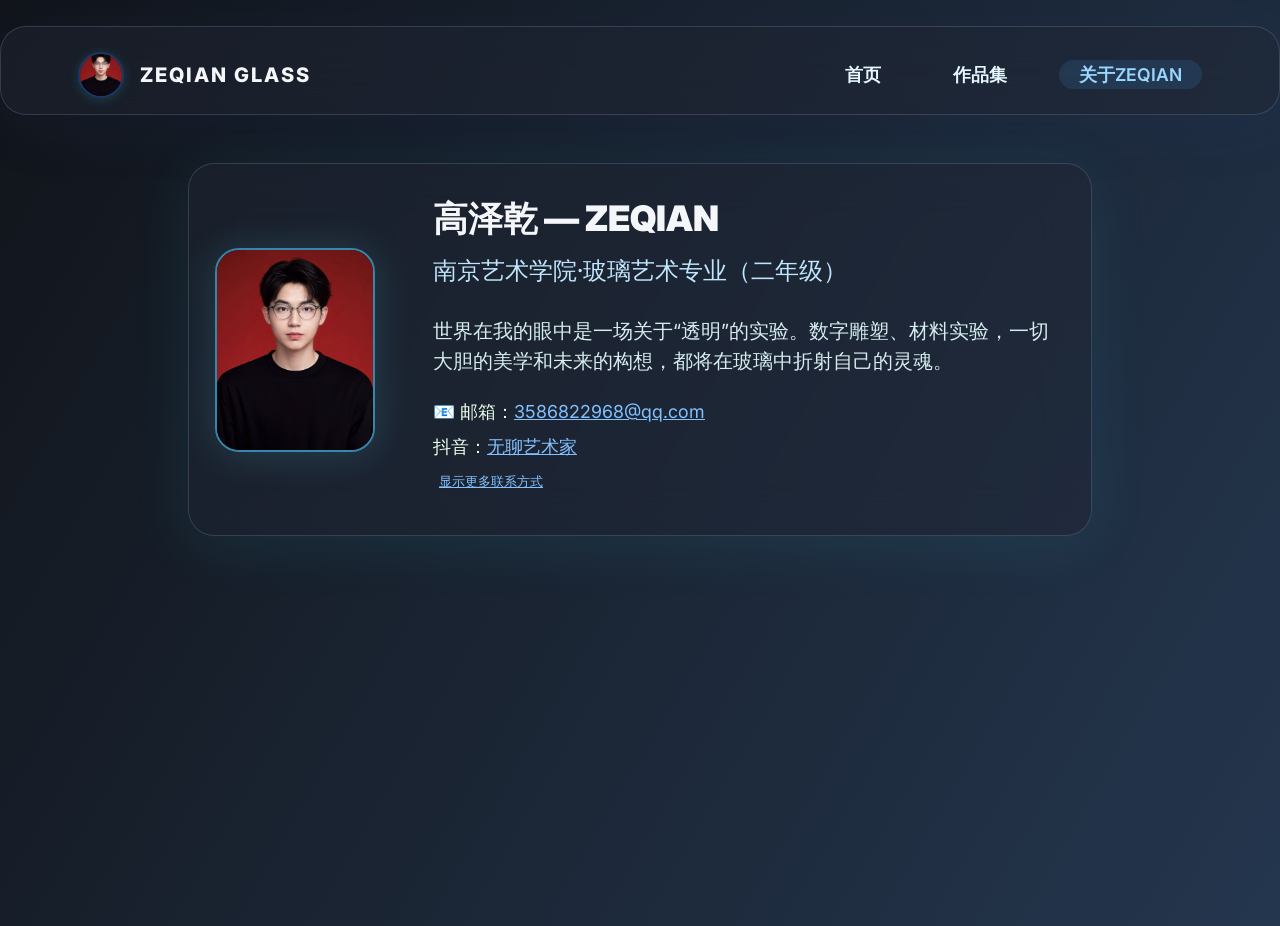
<file: about.html>
<!DOCTYPE html>
<html lang="zh-CN">
<head>
  <meta charset="UTF-8">
  <meta name="viewport" content="width=device-width,initial-scale=1.0">
  <title>关于高泽乾 | ZEQIAN GLASS</title>
  <link rel="stylesheet" href="css/style.css">
</head>
<body>
<nav class="navbar glass">
  <div class="brand-logo">
    <img src="gaozeqian.jpg" alt="高泽乾头像" />
    <span>ZEQIAN GLASS</span>
  </div>
  <ul class="nav-links">
    <li><a href="index.html">首页</a></li>
    <li><a href="works.html">作品集</a></li>
    <li><a href="about.html" class="active">关于ZEQIAN</a></li>
  </ul>
</nav>
<main id="about-author">
  <section class="about glass">
    <img class="about-photo" src="gaozeqian.jpg" alt="高泽乾近照" />
    <div>
      <h1>高泽乾 &mdash; ZEQIAN</h1>
      <h2>南京艺术学院·玻璃艺术专业（二年级）</h2>
      <p>世界在我的眼中是一场关于“透明”的实验。数字雕塑、材料实验，一切大胆的美学和未来的构想，都将在玻璃中折射自己的灵魂。</p>
      <ul class="contact-info">
        <li>📧 邮箱：<a href="mailto:3586822968@qq.com">3586822968@qq.com</a></li>
        <li>抖音：<a href="https://www.douyin.com/user/MS4wLjABAAAADyx5bafakepkg8I">无聊艺术家</a></li>
        <li><button onclick="alert('微信号：gaozeqian2006\\n手机号：18751982910')">显示更多联系方式</button></li>
      </ul>
    </div>
  </section>
</main>
</body>
</html>
</file>
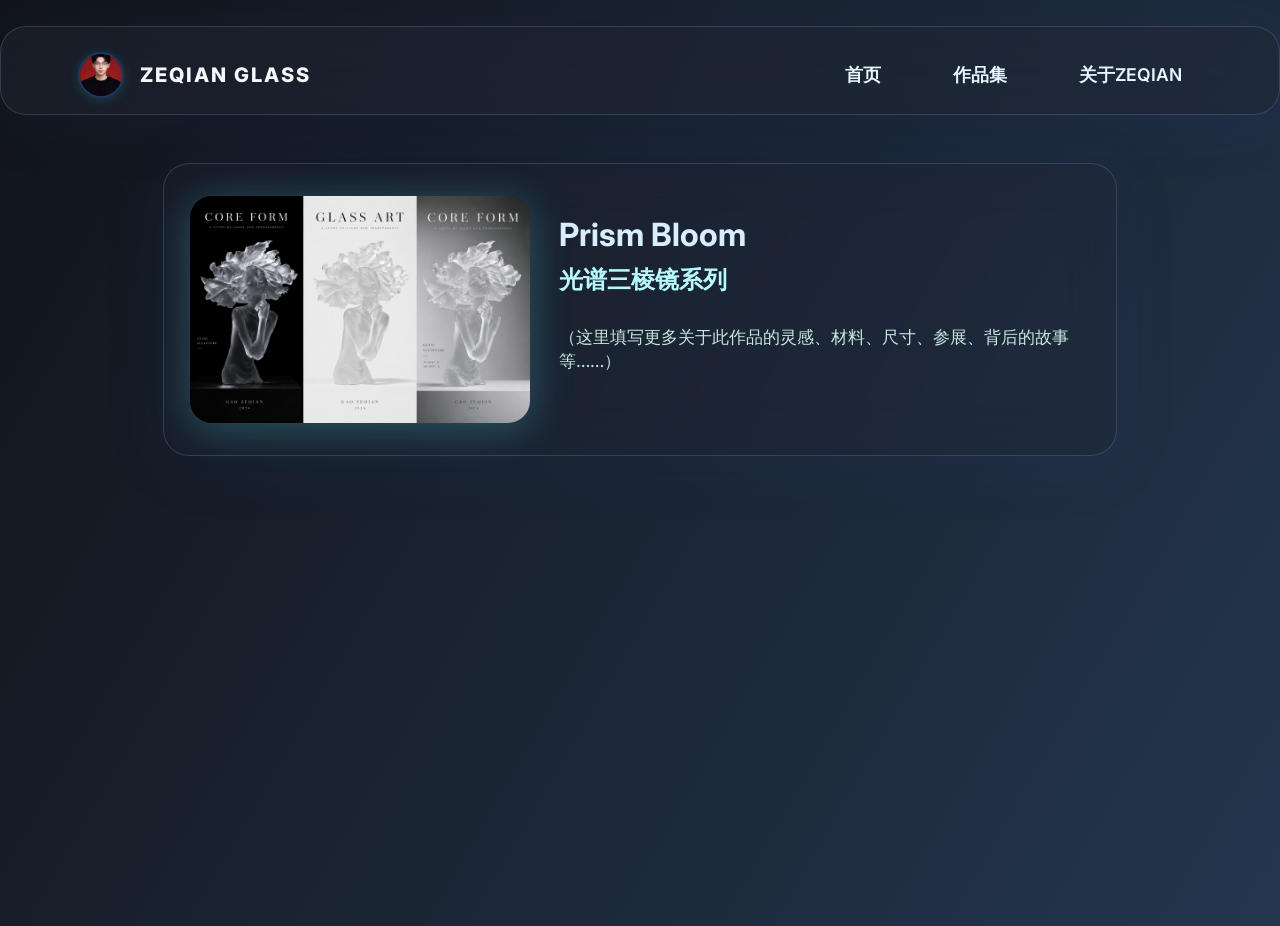
<file: detail.html>
<!DOCTYPE html>
<html lang="zh-CN">
<head>
  <meta charset="UTF-8">
  <meta name="viewport" content="width=device-width,initial-scale=1.0">
  <title>作品详情 | ZEQIAN GLASS</title>
  <link rel="stylesheet" href="css/style.css">
</head>
<body>
<nav class="navbar glass">
  <div class="brand-logo">
    <img src="gaozeqian.jpg" alt="高泽乾" />
    <span>ZEQIAN GLASS</span>
  </div>
  <ul class="nav-links">
    <li><a href="index.html">首页</a></li>
    <li><a href="works.html">作品集</a></li>
    <li><a href="about.html">关于ZEQIAN</a></li>
  </ul>
</nav>
<main id="detail">
  <div class="detail-glass glass">
    <img class="detail-img" src="glass.png" alt="作品封面" />
    <div class="detail-info">
      <h1>Prism Bloom</h1>
      <h2>光谱三棱镜系列</h2>
      <p>（这里填写更多关于此作品的灵感、材料、尺寸、参展、背后的故事等……）</p>
    </div>
  </div>
</main>
</body>
</html>
</file>
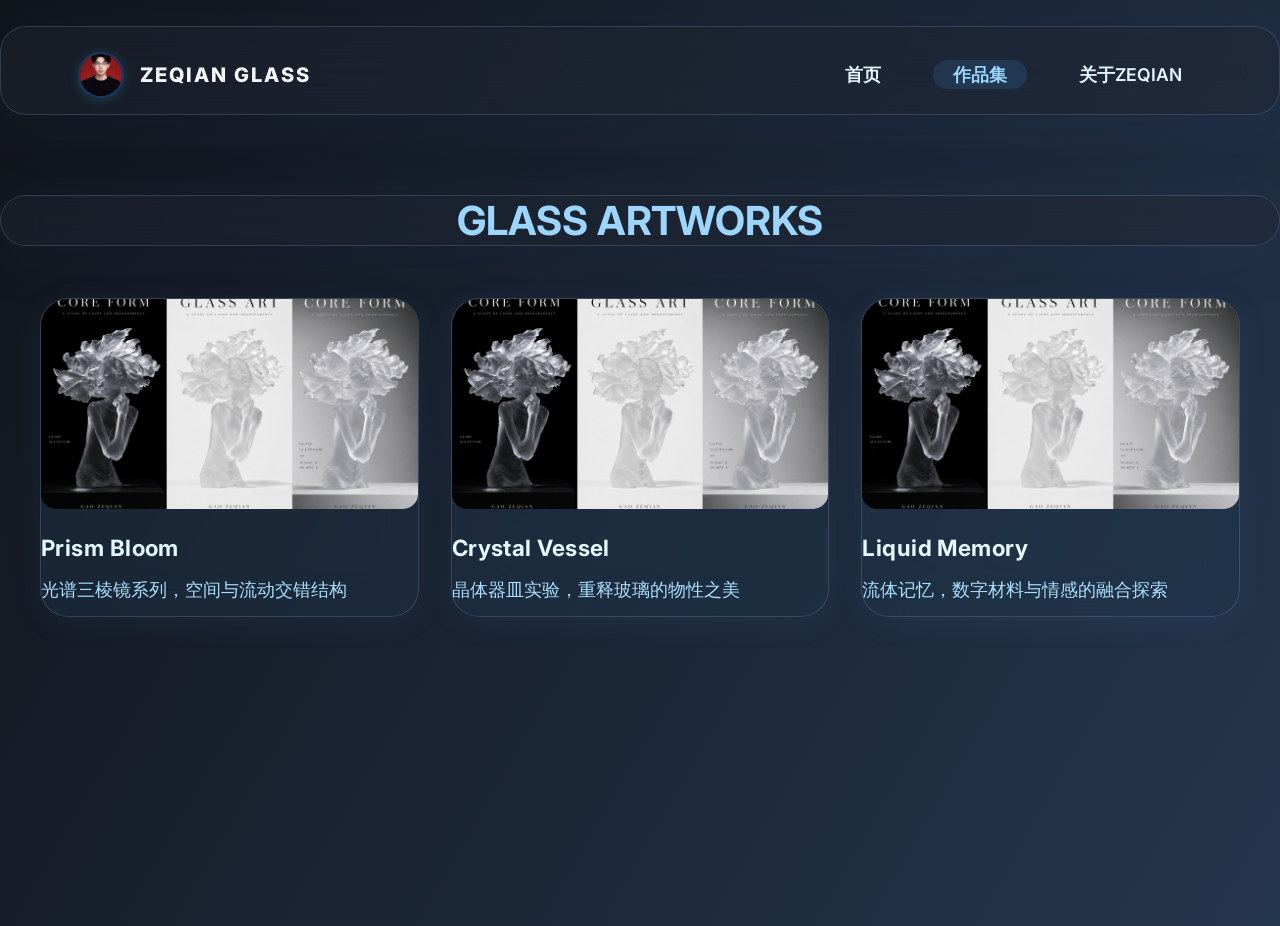
<file: work.html>
<!DOCTYPE html>
<html lang="zh-CN">
<head>
  <meta charset="UTF-8">
  <meta name="viewport" content="width=device-width,initial-scale=1.0">
  <title>作品集 — ZEQIAN GLASS</title>
  <link rel="stylesheet" href="css/style.css">
</head>
<body>
<nav class="navbar glass">
  <div class="brand-logo">
    <img src="gaozeqian.jpg" alt="高泽乾" />
    <span>ZEQIAN GLASS</span>
  </div>
  <ul class="nav-links">
    <li><a href="index.html">首页</a></li>
    <li><a href="works.html" class="active">作品集</a></li>
    <li><a href="about.html">关于ZEQIAN</a></li>
  </ul>
</nav>
<main id="work-list">
  <h1 class="page-title glass">GLASS ARTWORKS</h1>
  <div class="works-grid">
    <a class="glass work-card" href="detail.html?work=prism">
      <img src="glass.png" alt="Prism Bloom">
      <div>
        <h2>Prism Bloom</h2>
        <p>光谱三棱镜系列，空间与流动交错结构</p>
      </div>
    </a>
    <a class="glass work-card" href="detail.html?work=crystal">
      <img src="glass.png" alt="Crystal Vessel">
      <div>
        <h2>Crystal Vessel</h2>
        <p>晶体器皿实验，重释玻璃的物性之美</p>
      </div>
    </a>
    <a class="glass work-card" href="detail.html?work=liquid">
      <img src="glass.png" alt="Liquid Memory">
      <div>
        <h2>Liquid Memory</h2>
        <p>流体记忆，数字材料与情感的融合探索</p>
      </div>
    </a>
  </div>
</main>
</body>
</html>
</file>
<file: css/style.css>
@import url('https://fonts.googleapis.com/css2?family=Inter:wght@700;400&display=swap');
body {
  margin: 0;
  /* 暗色大面积留白，品牌基色渐变 */
  background: linear-gradient(120deg, #11141a 0%, #24364e 100%);
  color: #f5f6fa;
  font-family: 'Inter','PingFang SC',Arial,sans-serif;
  min-height: 100vh;
}
.glass {
  background: rgba(33,39,54,0.47);
  backdrop-filter: blur(24px);
  border-radius: 26px;
  border: 1.5px solid rgba(200,222,255,0.16);
  box-shadow: 0 8px 64px rgba(33,64,138,0.11);
}

/* Navbar品牌logo与导航 */
.navbar {
  display: flex;
  align-items: center;
  justify-content: space-between;
  gap:2em;
  padding: 1.6em 6vw 1.0em 6vw;
  min-width: 0;
  margin-top: 1.6em;
}
.brand-logo {
  display: flex;
  align-items: center;
  gap:.8em;
  font-weight:800;
  font-size:1.25em;
  letter-spacing:0.1em;
}
.brand-logo img {
  width:42px;height:42px;object-fit:cover;border-radius:50%;border:2.5px solid #216ddd55;box-shadow: 0 2px 12px #33eaff28;
}
.nav-links {
  list-style: none;
  display: flex;
  gap: 2em;
  margin: 0;
  padding: 0;
}
.nav-links li a {
  color: #e5f7ff;
  text-decoration: none;
  font-weight: 600;
  font-size: 1.1em;
  padding: 4px 20px;
  border-radius: 16px;
  transition: background 0.2s, color .2s;
}
.nav-links li a.active,
.nav-links li a:hover {
  color: #9bd6ff;
  background: rgba(70,170,255,0.13);
}

#main-landing .hero {
  display: flex;
  flex-direction: row;
  align-items: stretch;
  min-height: 68vh;
  margin: 3vw 0 0 0;
  gap: 4vw;
  box-shadow: 0 20px 120px rgba(140,185,224,0.09);
}
.hero-title {
  flex: 1;
  display: flex;
  flex-direction: column;
  justify-content: center;
  align-items: flex-start;
  padding: 3vw 2vw;
  min-width: 270px;
  max-width: 420px;
  min-height: 460px;
}
.hero-title h1 {
  font-size: clamp(2.6em,5vw,3.8em);
  font-family: 'Inter',sans-serif;
  color:#f0feff;
  line-height:1.15;
  margin: 0 0 .3em;
  letter-spacing:0.09em;
}
.hero-title h2 {
  color: #a5e3f5;
  font-size:clamp(1.2em,2.1vw,2em);
  margin: 0 0 1.3em 0;
  font-weight:400;
  letter-spacing: 0.05em;
}
.hero-title p {
  color:#bedbfb;
  margin: 0 0 .9em 0;
  font-size:1.01em;
}
.cta-btn {
  display:inline-block;
  margin-top:1.25em;
  padding: .75em 2.3em;
  font-weight: 700;
  letter-spacing:.1em;
  font-size: 1.09em;
  color:#fff;
  border: none;
  border-radius: 19px;
  background: linear-gradient(90deg,#497fec 0%,#47c3f7 100%);
  box-shadow: 0 6px 32px #50aedf34;
  cursor: pointer;
  text-decoration: none;
  transition: opacity.23s,background .2s;
}
.cta-btn:hover {opacity:.85;background:linear-gradient(90deg,#4890e7 0%,#58c3ed 100%)}

.hero-3d {
  flex: 2.4;
  display: flex;
  align-items:center;
  justify-content:center;
  position: relative;
}
#three-canvas {
  width: 44vw;
  min-width:270px;
  max-width:99vw;
  height:55vh;
  max-height: 74vh;
  border-radius:28px;
  background:radial-gradient(ellipse, #212a3c 70%, #18202a 100%);
  box-shadow:0 0 88px #43ded438, 0 8px 32px #202c47aa;
  outline:none;
}
.loading-overlay {
  position:absolute;
  inset:0;
  display:flex;justify-content:center;align-items:center;
  background:rgba(12,18,34,0.38);
  pointer-events:none;
  z-index:3;
  border-radius:28px;
  transition:opacity .5s;
}
.loading-content {
  color:#dff6ff;
  background:rgba(56,94,144,0.18);
  padding:1.5em 2.5em;
  border-radius:18px;
  text-align:center;
  font-size:1.13em;
}
.page-title {
  font-size:2.5em;
  margin:2em 0 1.3em 0;
  color:#9cd6ff;
  text-align:center;
}
.works-grid {
  display:grid;
  grid-template-columns:repeat(auto-fit,minmax(250px,1fr));
  gap:2em;
  max-width:1200px;
  margin:2em auto;
  padding:0 2vw;
}
.work-card {
  display:block;
  border-radius:28px;
  overflow:hidden;
  background:rgba(34,55,78,0.40);
  box-shadow:0 6px 32px #5fa7ff13;
  transition:transform .23s,box-shadow .25s;
  color:#f8fafc;
  text-decoration:none;
  filter:blur(.25px);
}
.work-card:hover {
  transform:scale(1.03) translateY(-3px);
  box-shadow:0 16px 60px #7bddff1c;
  filter:none;
}
.work-card img {
  width:100%;height:210px;object-fit:cover;
  border-radius: 0 0 15px 15px;
  display:block
}
.work-card h2 {
  margin:1.1em 0 .3em 0;font-size:1.4em;
  color:#e3fbff;
  font-weight:700;
  letter-spacing:.02em;
}
.work-card p {
  font-size:1.1em;
  color:#aadfff;
  margin-bottom:.8em;
  font-weight:400
}

.about {
  max-width:850px;
  margin:3em auto;
  display:flex;flex-direction:row;align-items:center;
  gap:2.5vw;
  padding:2em 2vw;
  box-shadow: 0 8px 60px #34d7ef19;
}
.about-photo {
  width:200px;height:200px;object-fit:cover;
  border-radius:24px;
  border:2.7px solid #49ccff99;
  box-shadow:0 2px 40px #69eaff28;
  margin-right:2vw
}
.about h1 {margin:0;font-size:2.2em; font-weight:900;}
.about h2 {margin:.5em 0 1.2em 0;color:#bfe6fc;font-weight:500;}
.about p {font-size:1.22em;color:#d5edee;line-height:1.55;margin-bottom:1.2em;}
.contact-info{list-style:none;margin:0;padding:0;font-size:1.12em;color:#eaffeb;}
.contact-info li{margin-bottom:.6em;}
.contact-info a, .contact-info button{color:#83c1ff;background:none;border:none;cursor:pointer;text-decoration:underline;}

.detail-glass {
  max-width: 900px;
  margin: 3em auto;
  display: flex;
  align-items: flex-start;
  gap: 2.3vw;
  background: rgba(33,39,56,0.28);
  padding:2em 2vw;
}
.detail-img {
  width:340px;max-width:44vw;
  border-radius:22px;
  box-shadow:0 6px 40px #59ecff44;
  object-fit:cover;
}
.detail-info {flex:1;}
.detail-info h1 {font-size:2em;margin:.6em 0 .3em 0;color:#daedfe;}
.detail-info h2 {color:#b8f9ff;margin:0 0 1.2em;}
.detail-info p {font-size:1.09em;color:#c8e9e0;}

footer {
  margin:4vw 4vw 1vw 4vw;
  text-align:center;
  font-size:.98em;
  color:#98c5eb77;
  letter-spacing:.12em;
  padding-bottom: 2vw;
}

@media (max-width: 900px) {
  .hero{flex-direction:column;}
  .hero-title{align-items:center;max-width:100%;}
  .hero-3d{flex:none;width:100vw;}
  #three-canvas{width:92vw;min-width:160px;height:32vh;}
  .about, .detail-glass{flex-direction:column;align-items:center;}
  .about-photo, .detail-img{margin-right:0;margin-bottom:1em;}
}
@media (max-width:600px){
  .navbar{padding:1vw 2vw;flex-direction:column;gap:.3em;}
  .work-card img{height:110px;}
  .about-photo, .detail-img{width:90vw;min-width:0;}
}
</file>
